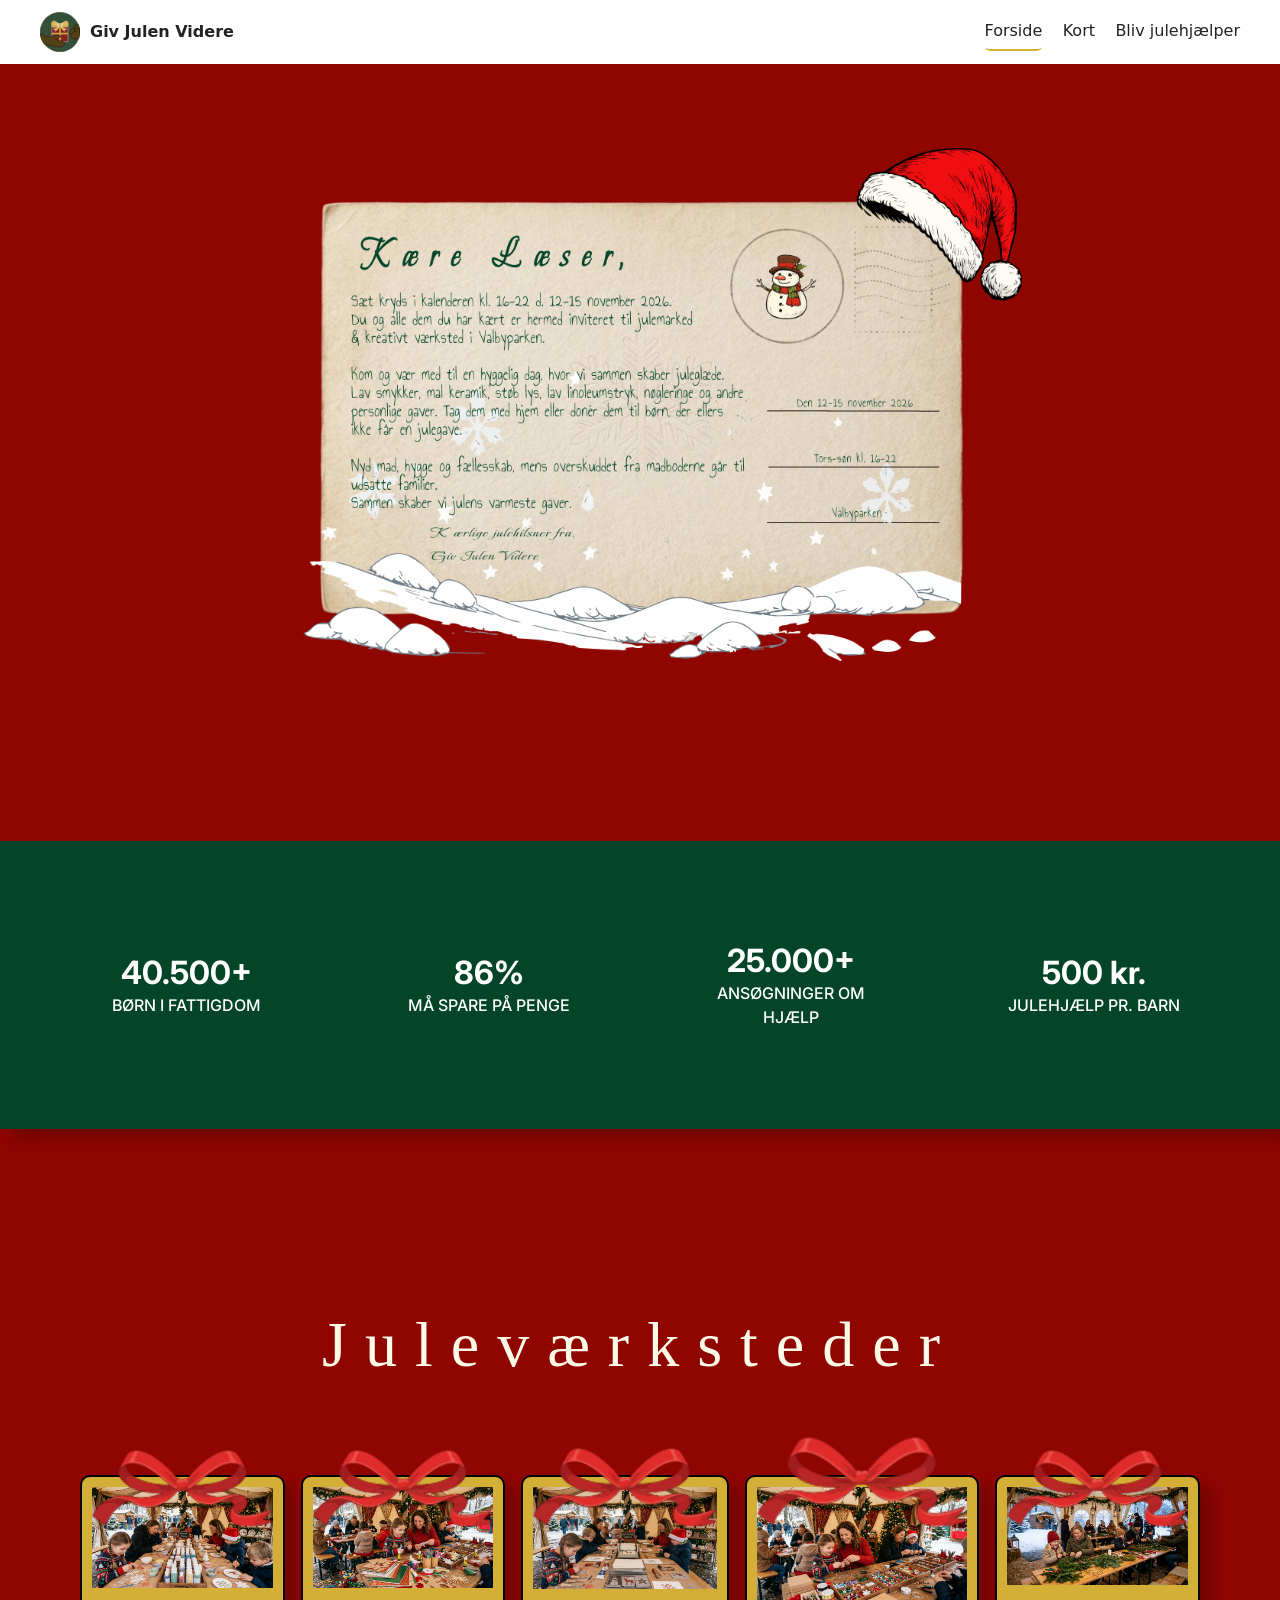
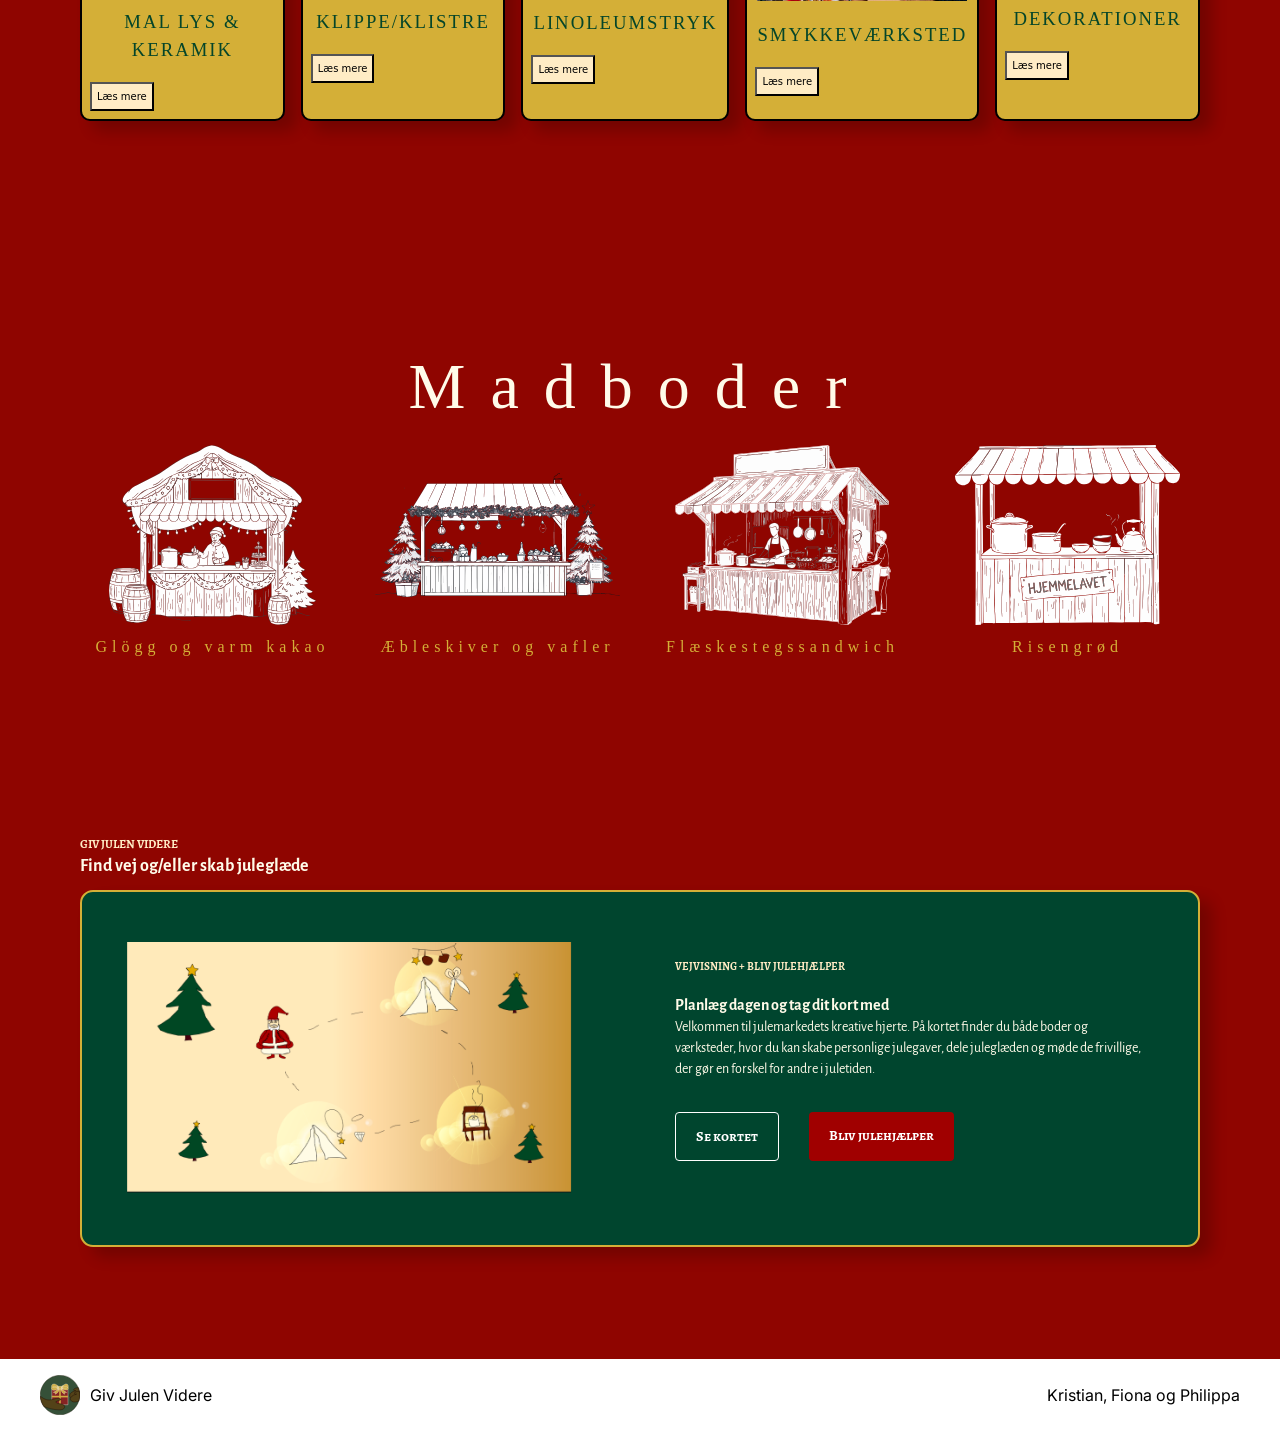
<file: index.html>
<!doctype html>
<html lang="da">
  <head>
    <meta charset="UTF-8" />
    <meta name="viewport" content="width=device-width, initial-scale=1.0" />
    <title>Giv Julen Videre</title>
    <link rel="stylesheet" href="starter.css" />
    <link rel="stylesheet" href="philippa-style.css" />
    <link rel="stylesheet" href="philippa-index.css" />
    <link rel="icon" type="image/png" href="favicon/favicon-96x96.png" sizes="96x96" />
    <link rel="icon" type="image/svg+xml" href="favicon/favicon.svg" />
    <link rel="shortcut icon" href="favicon/favicon.ico" />
    <link rel="apple-touch-icon" sizes="180x180" href="favicon/apple-touch-icon.png" />
    <meta name="apple-mobile-web-app-title" content="MyWebSite" />
    <link rel="manifest" href="/site.webmanifest" />
    <link rel="preconnect" href="https://fonts.googleapis.com" />
    <link rel="preconnect" href="https://fonts.gstatic.com" crossorigin />
    <link rel="preconnect" href="https://fonts.googleapis.com" />
    <link rel="preconnect" href="https://fonts.gstatic.com" crossorigin />
    <link rel="preconnect" href="https://fonts.googleapis.com" />
    <link rel="preconnect" href="https://fonts.gstatic.com" crossorigin />
    <link
      href="https://fonts.googleapis.com/css2?family=Alegreya+SC:ital,wght@0,400;0,500;0,700;0,800;0,900;1,400;1,500;1,700;1,800;1,900&family=Alegreya+Sans:ital,wght@0,100;0,300;0,400;0,500;0,700;0,800;0,900;1,100;1,300;1,400;1,500;1,700;1,800;1,900&display=swap"
      rel="stylesheet"
    />
    <link href="https://fonts.googleapis.com/css2?family=Inter:ital,opsz,wght@0,14..32,100..900;1,14..32,100..900&display=swap" rel="stylesheet" />
  </head>

  <body>
    <header class="site-header">
      <div class="header-content">
        <div class="logo-wrapper"><img class="logo" src="assets/logo.svg" alt="Logo" /><a class="site-logo" href="./">Giv Julen Videre</a></div>
        <nav class="site-nav">
          <button popovertarget="menu">Menu</button>
          <ul class="menu" id="menu" popover>
            <li>
              <a class="menu-item" href="./" aria-current="page">Forside</a>
            </li>
            <li><a class="menu-item" href="./svg.html">Kort</a></li>
            <li><a class="menu-item" href="./form.html">Bliv julehjælper</a></li>
          </ul>
        </nav>
      </div>
    </header>

    <main>
      <img class="invi" src="assets/postkort2.png" alt="Juleinvitation" />

      <section class="banner">
        <div>
          <h1>40.500+</h1>
          <p>BØRN I FATTIGDOM</p>
        </div>
        <div>
          <h1>86%</h1>
          <p>MÅ SPARE PÅ PENGE</p>
        </div>
        <div>
          <h1>25.000+</h1>
          <p>ANSØGNINGER OM HJÆLP</p>
        </div>
        <div>
          <h1>500 kr.</h1>
          <p>JULEHJÆLP PR. BARN</p>
        </div>
      </section>

      <section class="workshops">
        <h2 class="julevarksteder">Juleværksteder</h2>
        <section class="grid_1-1-1-1-1">
          <div class="container">
            <div class="img-container">
              <img src="assets/male_keramik.png" alt="Male keramik" />
              <img class="overlay-image" src="assets/sloejfe.png" alt="Sløjfe" />
            </div>
            <div>
              <h3>MAL LYS & KERAMIK</h3>
            </div>
            <button class="more-btn btn-keramik" popovertarget="keramik">Læs mere</button>
          </div>

          <div class="container">
            <div class="img-container">
              <img src="assets/klippe, klistre.png" alt="Klippe/klistre" />
              <img class="overlay-image" src="assets/sloejfe.png" alt="Sløjfe" />
            </div>
            <div>
              <h3>KLIPPE/KLISTRE</h3>
            </div>
            <button class="more-btn btn-klip" popovertarget="klip">Læs mere</button>
          </div>

          <div class="container">
            <div class="img-container"><img src="assets/Linoleumstryk.png" alt="Linoleumstryk" /><img class="overlay-image" src="assets/sloejfe.png" alt="Sløjfe" /></div>
            <div>
              <h3>LINOLEUMSTRYK</h3>
            </div>
            <button class="more-btn btn-tryk" popovertarget="tryk">Læs mere</button>
          </div>

          <div class="container">
            <div class="img-container"><img src="assets/smykkeværksted.png" alt="Smykkeværksted" /><img class="overlay-image" src="assets/sloejfe.png" alt="Sløjfe" /></div>
            <div>
              <h3>SMYKKEVÆRKSTED</h3>
            </div>
            <button class="more-btn btn-smyk" popovertarget="smyk">Læs mere</button>
          </div>

          <div class="container">
            <div class="img-container"><img src="assets/Adventskranslavning.png" alt="Dekorationer" /><img class="overlay-image" src="assets/sloejfe.png" alt="Sløjfe" /></div>
            <div>
              <h3>DEKORATIONER</h3>
            </div>
            <button class="more-btn btn-dekor" popovertarget="dekor">Læs mere</button>
          </div>
        </section>

        <div class="keramik popover-window" id="keramik" popover>
          <img src="assets/male_keramik.png" alt="Male keramik" />
          <div class="workshop-content flow">
            <h3>Mal lys & keramik</h3>
            <p>Træd indenfor i juleværkstedet, hvor du male keramik og dekorere lys, mens julemusikken spiller.</p>
            <p>Skab en personlig gave til én, du holder af, tag dit kunstværk med hjem som et særligt juleminde, eller vælg at donere det til et menneske, som måske ellers ikke får en julegave i år.</p>
            <p>Du behøver ingen erfaring, kun lysten til at være kreativ og dele lidt af julens magi.</p>
            <p>Hver kop, lysestage eller hvert håndmalede lys bærer en historie om nærvær, omsorg og glæden ved at skabe noget med hjertet.</p>
            <p>For nogle bliver det en hyggelig stund med pensel og farver. For andre kan det blive en uventet gave, der bringer lys og glæde i juletiden.</p>
            <p>Kom og vær med til at sprede lidt julemagi \- til dig selv eller til én, der har brug for en ekstra tanke denne jul.</p>
            <button class="more-btn btn-keramik" popovertarget="keramik">Luk</button>
          </div>
        </div>
        <div class="klip popover-window" id="klip" popover>
          <img src="assets/klippe, klistre.png" alt="Klippe/klistre" />
          <div class="workshop-content flow">
            <h3>Klippe/klistre</h3>
            <p>
              Kom indenfor i vores hyggelige juleværksted og lad dig rive med af julens kreative magi. Her kan du klippe, klistre og skabe smukke julekort, pynt, guirlander og små personlige gaver, mens julemusikken spiller, og duften af jul fylder
              rummet.
            </p>
            <p>Det, du skaber, kan du tage med hjem og gøre til en del af din egen jul. Du kan også vælge at donere dit værk til et menneske, som måske ikke har nogen at fejre med eller ikke får en julegave i år.</p>
            <p>Du behøver hverken være kreativ ekspert eller have prøvet det før. En håndlavet julehilsen eller et stykke julepynt kan bringe glæde, varme og følelsen af at være husket.</p>
            <p>Sammen fylder vi værkstedet med grin, glimmer, papirklip og julehjerter, mens vi spreder lidt ekstra lys i den mørke tid.</p>
            <p>Kom og vær med til at skabe julemagi \- til dig selv eller til én, der trænger til en ekstra varm tanke denne jul.</p>
            <button class="more-btn btn-klip" popovertarget="klip">Luk</button>
          </div>
        </div>

        <div class="tryk popover-window" id="tryk" popover>
          <img src="assets/Linoleumstryk.png" alt="Linoleumstryk" />
          <div class="workshop-content flow">
            <h3>Linoleumstryk</h3>
            <p>Træd indenfor fra vinterkulden og ind i et værksted fyldt med duften af jul, kreative idéer og varm julehygge.</p>
            <p>Du kan vælge at lave en særlig julegave eller hilsen til et menneske, som ellers ikke har så meget at pakke op juleaften. Et håndlavet tryk bærer noget helt særligt med sig: tid, omtanke og varme fra menneske til menneske.</p>
            <p>Hvis dit kunstværk kalder på en plads hjemme hos dig selv, er du naturligvis også velkommen til at tage det med hjem som en personlig julegave eller et minde om en hyggelig stund i værkstedet.</p>
            <p>Du behøver hverken erfaring eller særlige forudsætninger. Kom som du er, lad hænderne arbejde, og vær med til at sprede lidt ekstra julelys i den mørke tid.</p>
            <p>Sammen skaber vi ikke bare smukke tryk, men også små glimt af julens magi, som kan rejse videre og glæde andre.</p>
            <button class="more-btn btn-tryk" popovertarget="tryk">Luk</button>
          </div>
        </div>

        <div class="smyk popover-window" id="smyk" popover>
          <img src="assets/smykkeværksted.png" alt="Smykkeværksted" />
          <div class="workshop-content flow">
            <h3>Smykkeværksted</h3>
            <p>Kom forbi vores hyggelige smykkeværksted på julemarkedet og vær med til at sprede lidt ekstra juleglæde.</p>
            <p>
              Her kan du designe og fremstille et personligt smykke i en afslappet og kreativ atmosfære. Du bestemmer selv, om dit smykke skal blive en særlig julegave til én, der ellers ikke ville modtage en gave i år, eller om du ønsker at tage det
              med hjem til dig selv eller en, du holder af.
            </p>
            <p>Vi tror på, at de små håndlavede ting kan gøre en stor forskel. Hvert smykke bliver skabt med omtanke, og når du vælger at donere dit smykke, er du med til at sende varme tanker og juleglæde videre til et andet menneske.</p>
            <p>Værkstedet er åbent for både børn og voksne, og du behøver ingen erfaring på forhånd. Vi sørger for materialer, inspiration og hjælp undervejs.</p>
            <p>Kom indenfor, mærk julestemningen, vær kreativ og vær med til at gøre en forskel. Vi glæder os til at se dig.</p>
            <button class="more-btn btn-smyk" popovertarget="smyk">Luk</button>
          </div>
        </div>

        <div class="dekor popover-window" id="dekor" popover>
          <img src="assets/Adventskranslavning.png" alt="Dekorationer" />
          <div class="workshop-content flow">
            <h3>Dekorationer</h3>
            <p>Kom i julestemning og vær med til et hyggeligt kreativt værksted, hvor vi sammen binder adventskranse og laver smukke juledekorationer. Her handler det ikke kun om gran, lys og julehygge, men også om at gøre en forskel for andre.</p>
            <p>
              Du kan vælge at tage din egen dekoration med hjem eller donere den som en julegave til et menneske, der ellers ikke har så meget at glæde sig over i juletiden. På den måde bliver din kreativitet til en varm tanke og en håndsrækning til
              én, der har brug for lidt ekstra julelys.
            </p>
            <p>Værkstedet er åbent for alle, uanset erfaring. Vi sørger for materialer, inspiration og en hyggelig atmosfære med plads til fællesskab, nærvær og gode samtaler.</p>
            <p>Tag familie, venner eller naboer med, og vær med til at skabe både smukke dekorationer og små øjeblikke af juleglæde. Sammen kan vi gøre julen lidt varmere for flere.</p>
            <p>Vi glæder os til at se jer til en dag fyldt med kreativitet, fællesskab og velgørenhed.</p>
            <button class="more-btn btn-dekor" popovertarget="dekor">Luk</button>
          </div>
        </div>
      </section>

      <section class="Madboder">
        <h4>Madboder</h4>
        <div class="mad-container">
          <div class="img-mad-container">
            <img class="madbod" src="assets/kakao.svg" alt="Glögg og varm kakao" />
            <h5>Glögg og varm kakao</h5>
          </div>

          <div class="img-mad-container">
            <img class="madbod" src="assets/aeble.svg" alt="Æbleskiver og vafler" />
            <h5>Æbleskiver og vafler</h5>
          </div>

          <div class="img-mad-container">
            <img class="madbod" src="assets/mad.svg" alt="Flæskestegssandwich" />
            <h5>Flæskestegssandwich</h5>
          </div>

          <div class="img-mad-container">
            <img class="madbod" src="assets/ris.svg" alt="Risengrød" />
            <h5>Risengrød</h5>
          </div>
        </div>
      </section>

      <section class="teaser">
        <p>GIV JULEN VIDERE</p>
        <h6>Find vej og/eller skab juleglæde</h6>

        <section class="content">
          <div class="image"><img src="assets/Asset 2.svg" alt="SVG" /></div>
          <div class="text-content">
            <span>VEJVISNING + BLIV JULEHJÆLPER</span>

            <h7>Planlæg dagen og tag dit kort med</h7>

            <p>Velkommen til julemarkedets kreative hjerte. På kortet finder du både boder og værksteder, hvor du kan skabe personlige julegaver, dele juleglæden og møde de frivillige, der gør en forskel for andre i juletiden.</p>

            <div class="buttons">
              <a href="svg.html" class="btn-outline">Se kortet</a>
              <a href="form.html" class="btn-red">Bliv julehjælper</a>
            </div>
          </div>
        </section>
      </section>
    </main>

    <footer class="site-footer">
      <div class="footer-content">
        <div class="logo-wrapper">
          <img class="logo" src="assets/logo.svg" alt="Logo" />
          <p>Giv Julen Videre</p>
        </div>
        <div class="footer-wrapper"><p>Kristian, Fiona og Philippa</p></div>
      </div>
    </footer>
    <!-- <script src="./script.js"></script> -->
  </body>
</html>
</file>
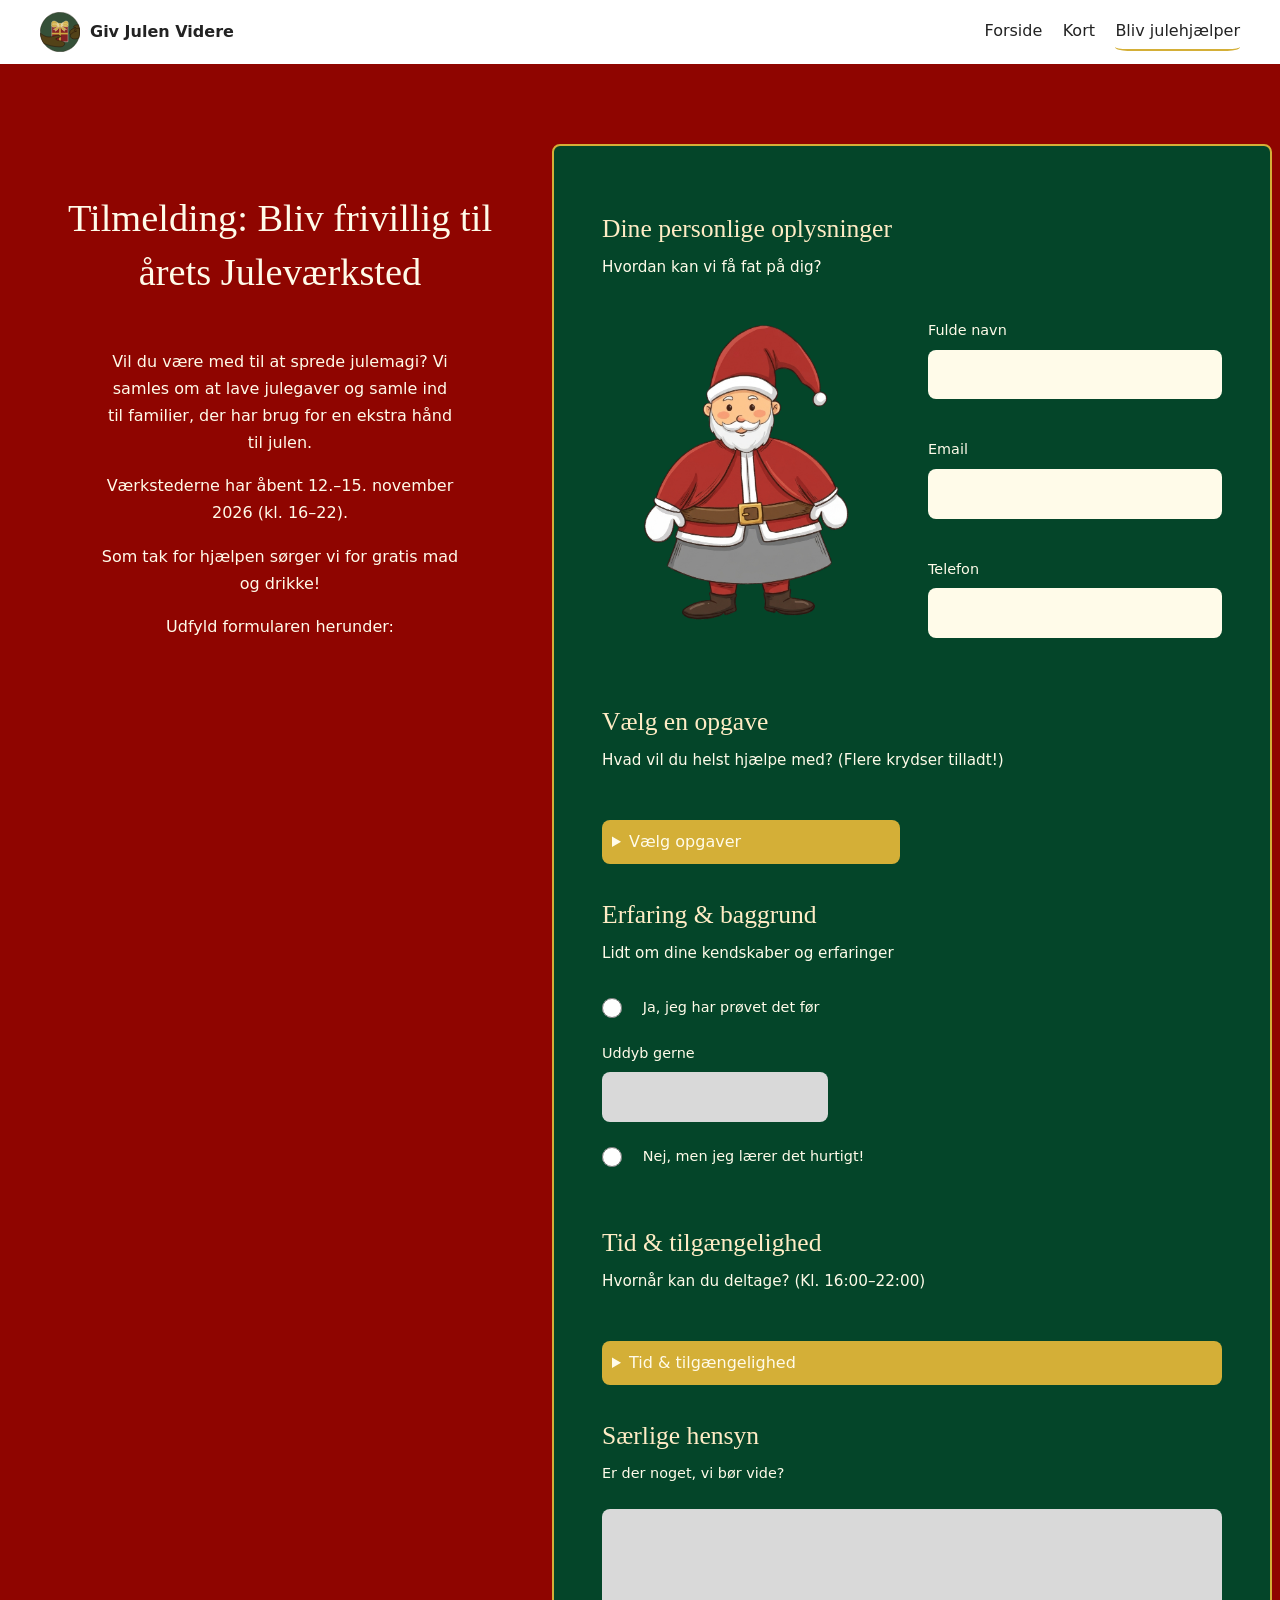
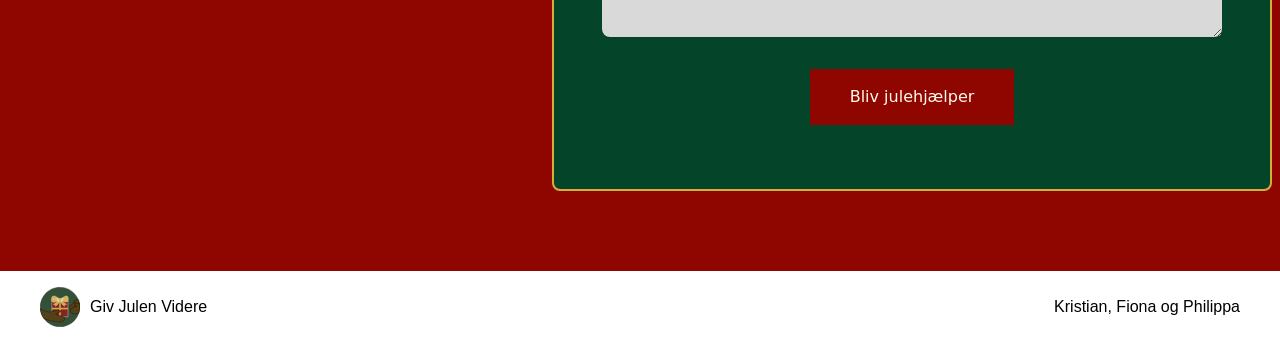
<file: form.html>
<!doctype html>
<html lang="da">
  <head>
    <meta charset="UTF-8" />
    <meta name="viewport" content="width=device-width, initial-scale=1.0" />
    <title>Formular | Eventnavn</title>
    <link rel="stylesheet" href="./starter.css" />
    <link rel="stylesheet" href="./fiona-style.css" />
    <link rel="icon" type="image/png" href="favicon/favicon-96x96.png" sizes="96x96" />
    <link rel="icon" type="image/svg+xml" href="favicon/favicon.svg" />
    <link rel="shortcut icon" href="favicon/favicon.ico" />
    <link rel="apple-touch-icon" sizes="180x180" href="favicon/apple-touch-icon.png" />
  </head>

  <body>
    <header class="site-header">
      <div class="header-content">
        <div class="logo-wrapper">
          <img class="logo" src="./assets/logo.svg" alt="Logo" />
          <a class="site-logo" href="./">Giv Julen Videre</a>
        </div>

        <nav class="site-nav" aria-label="Hovedmenu">
          <button type="button" popovertarget="menu">Menu</button>

          <ul class="menu" id="menu" popover>
            <li><a class="menu-item" href="./">Forside</a></li>
            <li><a class="menu-item" href="./svg.html">Kort</a></li>
            <li><a class="menu-item" href="./form.html" aria-current="page"> Bliv julehjælper </a></li>
          </ul>
        </nav>
      </div>
    </header>

    <main>
      <section class="form-page">
        <header class="form-intro">
          <h1>Tilmelding: Bliv frivillig til årets Juleværksted</h1>

          <p>Vil du være med til at sprede julemagi? Vi samles om at lave julegaver og samle ind til familier, der har brug for en ekstra hånd til julen.</p>
          <p>Værkstederne har åbent 12.–15. november 2026 (kl. 16–22).</p>
          <p>Som tak for hjælpen sørger vi for gratis mad og drikke!</p>
          <p>Udfyld formularen herunder:</p>
        </header>

        <form class="form-placeholder" action="./opsamling.html" method="get">
          <!-- PERSONLIGE OPLYSNINGER -->
          <fieldset>
            <legend class="overskrift-form">Dine personlige oplysninger</legend>

            <p class="underoverskrift-form">Hvordan kan vi få fat på dig?</p>

            <div class="personlige-oplysninger-grid">
              <img src="assets/julemand.png" alt="Julemand" class="julemand" />

              <div class="kontaktfelter">
                <div>
                  <label for="fulde-navn">Fulde navn</label>
                  <input type="text" id="fulde-navn" name="navn" autocomplete="name" required />
                </div>

                <div>
                  <label for="field-email">Email</label>
                  <input type="email" id="field-email" name="email" autocomplete="email" required />
                </div>

                <div>
                  <label for="field-phone">Telefon</label>
                  <input type="tel" id="field-phone" name="telefon" autocomplete="tel" required />
                </div>
              </div>
            </div>
          </fieldset>

          <!-- OPGAVER -->
          <fieldset>
            <legend class="overskrift-form">Vælg en opgave</legend>

            <p class="underoverskrift-form">Hvad vil du helst hjælpe med? (Flere krydser tilladt!)</p>
            <details class="checkbox-dropdown">
              <summary>Vælg opgaver</summary>

              <label for="field-opgave-1">
                <input type="checkbox" id="field-opgave-1" name="opgave" value="male-keramik" />
                Male keramik
              </label>

              <label for="field-opgave-2">
                <input type="checkbox" id="field-opgave-2" name="opgave" value="linoleumstryk" />
                Linoleumstryk
              </label>

              <label for="field-opgave-3">
                <input type="checkbox" id="field-opgave-3" name="opgave" value="julemand" />
                Julemand
              </label>

              <label for="field-opgave-4">
                <input type="checkbox" id="field-opgave-4" name="opgave" value="lave-smykker" />
                Lave smykker
              </label>

              <label for="field-opgave-5">
                <input type="checkbox" id="field-opgave-5" name="opgave" value="madboder" />
                Madboder
              </label>

              <label for="field-opgave-6">
                <input type="checkbox" id="field-opgave-6" name="opgave" value="lave-julekranse" />
                Lave julekranse
              </label>

              <label for="field-opgave-7">
                <input type="checkbox" id="field-opgave-7" name="opgave" value="klippe-klistre" />
                Klippe-klistre
              </label>

              <label for="field-opgave-8">
                <input type="checkbox" id="field-opgave-8" name="opgave" value="hvor-der-er-brug-for-det" />
                Hvor der er mest brug for det!
              </label>
            </details>
          </fieldset>

          <!-- ERFARING -->
          <fieldset>
            <legend class="overskrift-form">Erfaring & baggrund</legend>

            <p class="underoverskrift-form">Lidt om dine kendskaber og erfaringer</p>

            <label for="field-kendskaber-1">
              <input type="radio" id="field-kendskaber-1" name="kendskaber" value="ja" />
              Ja, jeg har prøvet det før
            </label>

            <div>
              <label for="field-uddyb">Uddyb gerne</label>
              <input type="text" id="field-uddyb" name="uddyb" />
            </div>

            <label for="field-kendskaber-2">
              <input type="radio" id="field-kendskaber-2" name="kendskaber" value="nej" />
              Nej, men jeg lærer det hurtigt!
            </label>
          </fieldset>

          <!-- TID OG TILGÆNGELIGHED -->
          <fieldset>
            <legend class="overskrift-form">Tid & tilgængelighed</legend>

            <p class="underoverskrift-form">Hvornår kan du deltage? (Kl. 16:00–22:00)</p>
            <details class="checkbox-dropdown">
              <summary>Tid & tilgængelighed</summary>

              <label for="field-tidspunkt-1">
                <input type="checkbox" id="field-tidspunkt-1" name="tidspunkt" value="torsdag-12" />
                Tors. d. 12. nov.
              </label>

              <label for="field-tidspunkt-2">
                <input type="checkbox" id="field-tidspunkt-2" name="tidspunkt" value="fredag-13" />
                Fre. d. 13. nov.
              </label>

              <label for="field-tidspunkt-3">
                <input type="checkbox" id="field-tidspunkt-3" name="tidspunkt" value="lordag-14" />
                Lør. d. 14. nov.
              </label>

              <label for="field-tidspunkt-4">
                <input type="checkbox" id="field-tidspunkt-4" name="tidspunkt" value="sondag-15" />
                Søn. d. 15. nov.
              </label>

              <label for="field-tidspunkt-5">
                <input type="checkbox" id="field-tidspunkt-5" name="tidspunkt" value="alle-dage" />
                Alle dage!
              </label>
            </details>
          </fieldset>

          <!-- SÆRLIGE HENSYN -->
          <fieldset>
            <legend class="overskrift-form">Særlige hensyn</legend>

            <label for="field-saerlige-hensyn"> Er der noget, vi bør vide? </label>

            <textarea id="field-saerlige-hensyn" name="saerlige-hensyn" rows="4"></textarea>
          </fieldset>

          <!-- SEND FORMULAR -->
          <button type="submit">Bliv julehjælper</button>
        </form>
      </section>
    </main>

    <footer class="site-footer">
      <div class="footer-content">
        <div class="logo-wrapper">
          <img class="logo" src="assets/logo.svg" alt="Logo" />
          <p>Giv Julen Videre</p>
        </div>
        <div class="footer-wrapper"><p>Kristian, Fiona og Philippa</p></div>
      </div>
    </footer>

    <script src="./fiona-script.js"></script>
  </body>
</html>
</file>
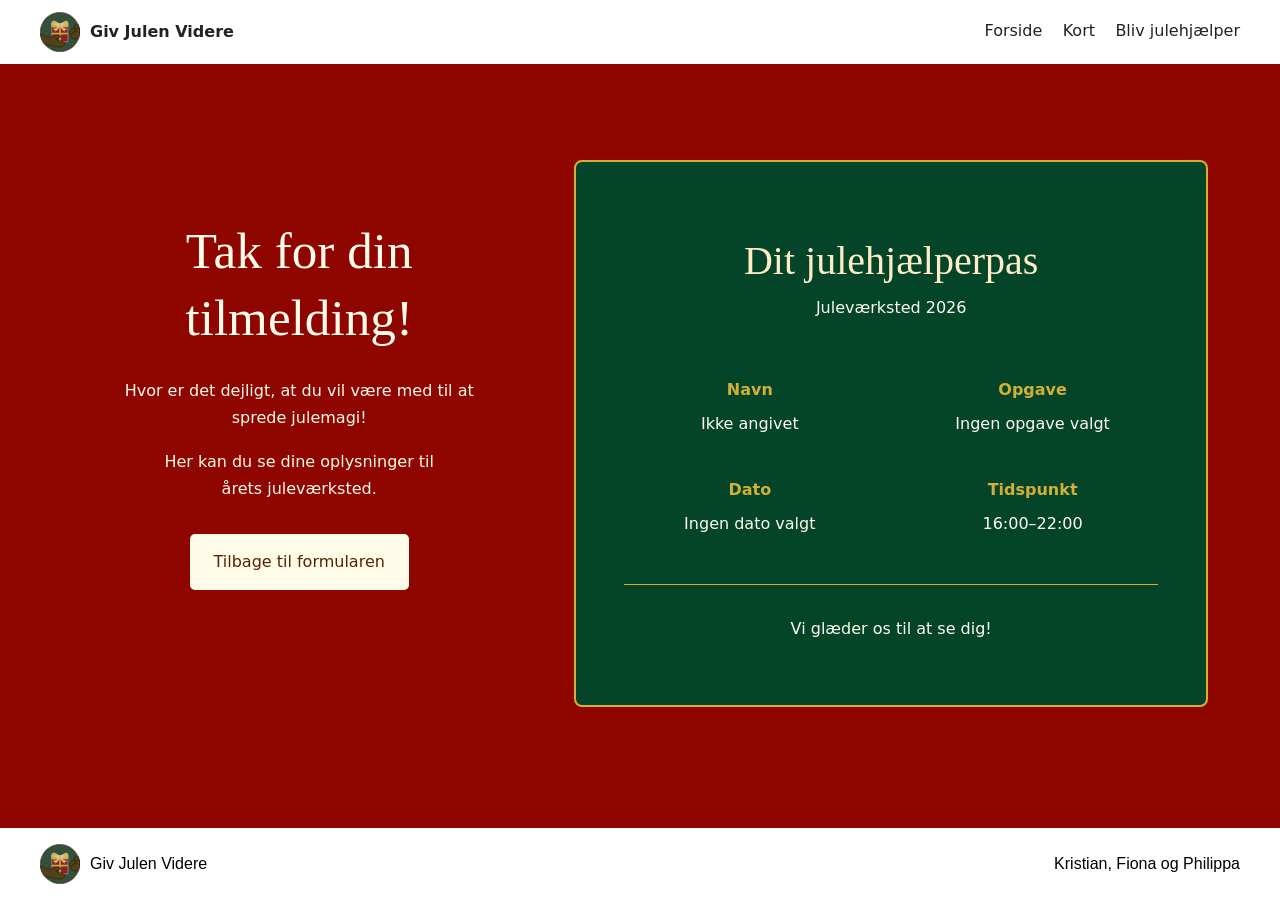
<file: opsamling.html>
<!doctype html>
<html lang="da">
  <head>
    <meta charset="UTF-8" />
    <meta name="viewport" content="width=device-width, initial-scale=1.0" />

    <title>Opsamling | Giv Julen Videre</title>

    <link rel="stylesheet" href="./starter.css" />
    <link rel="stylesheet" href="./fiona-style.css" />
    <link rel="icon" type="image/png" href="favicon/favicon-96x96.png" sizes="96x96" />
    <link rel="icon" type="image/svg+xml" href="favicon/favicon.svg" />
    <link rel="shortcut icon" href="favicon/favicon.ico" />
    <link rel="apple-touch-icon" sizes="180x180" href="favicon/apple-touch-icon.png" />
  </head>

  <body>
    <!-- HEADER -->

    <header class="site-header">
      <div class="header-content">
        <div class="logo-wrapper">
          <img class="logo" src="./assets/logo.svg" alt="Logo" />
          <a class="site-logo" href="./">Giv Julen Videre</a>
        </div>

        <nav class="site-nav">
          <button popovertarget="menu">Menu</button>
          <ul class="menu" id="menu" popover>
            <li>
              <a class="menu-item" href="./">Forside</a>
            </li>
            <li>
              <a class="menu-item" href="./svg.html">Kort</a>
            </li>
            <li>
              <a class="menu-item" href="./form.html">Bliv julehjælper</a>
            </li>
          </ul>
        </nav>
      </div>
    </header>

    <!-- HOVEDINDHOLD -->
    <main>
      <section class="opsamling-page">
        <!-- VENSTRE SIDE -->
        <div class="opsamling-intro">
          <h1>Tak for din tilmelding!</h1>

          <p>Hvor er det dejligt, at du vil være med til at sprede julemagi!</p>

          <p>Her kan du se dine oplysninger til årets juleværksted.</p>

          <div class="actions">
            <a class="formularbutton" href="./form.html"> Tilbage til formularen </a>
          </div>
        </div>

        <!-- HØJRE SIDE: JULEHJÆLPERPAS -->
        <article class="opsamling-placeholder">
          <!-- NISSEHUE -->
          <!-- <img src="./assets/nissehue.svg" alt="" class="opsamling-nissehue" /> -->

          <h2>Dit julehjælperpas</h2>

          <p>Juleværksted 2026</p>

          <!-- BRUGERENS OPLYSNINGER -->
          <div class="pas-info">
            <div>
              <h3>Navn</h3>
              <p id="vis-navn">Dit navn</p>
            </div>

            <div>
              <h3>Opgave</h3>
              <p id="vis-opgave">Din valgte opgave</p>
            </div>

            <div>
              <h3>Dato</h3>
              <p id="vis-dato">Din valgte dato</p>
            </div>

            <div>
              <h3>Tidspunkt</h3>
              <p>16:00–22:00</p>
            </div>
          </div>

          <!-- AFSLUTTENDE BESKED -->
          <p class="pas-besked">Vi glæder os til at se dig!</p>
        </article>
      </section>
    </main>

    <!-- FOOTER -->
    <footer class="site-footer">
      <div class="footer-content">
        <div class="logo-wrapper">
          <img class="logo" src="assets/logo.svg" alt="Logo" />
          <p>Giv Julen Videre</p>
        </div>
        <div class="footer-wrapper"><p>Kristian, Fiona og Philippa</p></div>
      </div>
    </footer>

    <script src="./fiona-script.js"></script>
  </body>
</html>
</file>
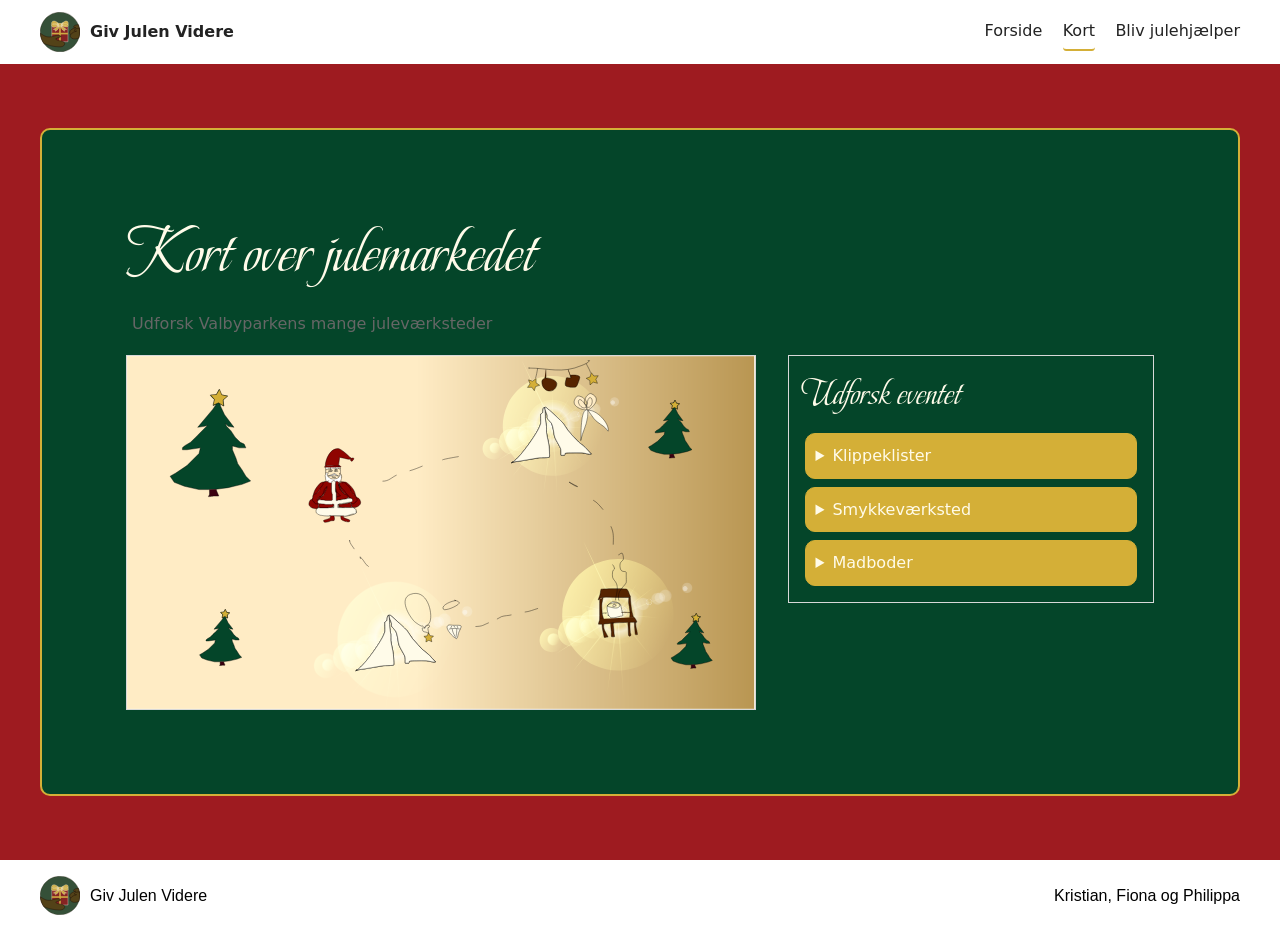
<file: svg.html>
<!doctype html>
<html lang="da">

<head>
  <link rel="preconnect" href="https://fonts.googleapis.com">
  <link rel="preconnect" href="https://fonts.gstatic.com" crossorigin>
  <link href="https://fonts.googleapis.com/css2?family=Annie+Use+Your+Telescope&family=Beau+Rivage&display=swap"
    rel="stylesheet">
  <meta charset="UTF-8" />
  <meta name="viewport" content="width=device-width, initial-scale=1.0" />
  <title>Interaktiv SVG | Eventnavn</title>
  <link rel="stylesheet" href="./starter.css" />
  <link rel="stylesheet" href="./kristian-style.css" />
    <link rel="icon" type="image/png" href="favicon/favicon-96x96.png" sizes="96x96" />
    <link rel="icon" type="image/svg+xml" href="favicon/favicon.svg" />
    <link rel="shortcut icon" href="favicon/favicon.ico" />
    <link rel="apple-touch-icon" sizes="180x180" href="favicon/apple-touch-icon.png" />
</head>

<body>

<header class="site-header">
  <div class="header-content">
    <div class="logo-wrapper">
      <img class="logo" src="./assets/logo.svg" alt="Logo" />
      <a class="site-logo" href="./">Giv Julen Videre</a>
    </div>

    <nav class="site-nav">
      <button popovertarget="menu">Menu</button>
      <ul class="menu" id="menu" popover>
        <li>
          <a class="menu-item" href="./">Forside</a>
        </li>
        <li>
          <a class="menu-item" href="./svg.html" aria-current="page">Kort</a>
        </li>
        <li>
          <a class="menu-item" href="./form.html">Bliv julehjælper</a>
        </li>
      </ul>
    </nav>
  </div>
</header>


  <main>
    <div class="samletkort">
      <section class="svg-page">
        <header class="svg-intro">
          <h1 class="kortoverskrift">Kort over julemarkedet</h1>
          <p class="rubrik">Udforsk Valbyparkens mange juleværksteder</p>
        </header>

        <section class="svg-layout">
          <div class="svg-placeholder">

            <svg class="julekort" viewBox="0 0 1600 900" aria-hidden="true">
              <use class="baggrund" href="./julekort2.svg#baggrund"></use>
              <use class="nisse" href="./julekort2.svg#nisse"></use>
            </svg>

          </div>


          <article class="panel">
            <h2 class="udforsk">Udforsk eventet</h2>
            <div class="accordion">
              <!-- TODO: Lav om til details/summary -->
              <details class="accordion-item" id="punkt1" name="steder" data-position="punkt1">
                <summary>Klippeklister</summary>
                <p>Her kan du lave klippeklister til alle julens gaver, måske til din familie eller andre du holder af!
                  Det er kun fantasien, der sætter grænser</p>
              </details>
              <details class="accordion-item" id="punkt2" name="steder" data-position="punkt2">
                <summary>Smykkeværksted</summary>
                <p>I smykkeværkstedet kan du lave flotte og skinnende ting, som helt sikkert får mere charme, end hvis
                  du blot havde købt dem i butikken. Det er tanken der tæller!</p>
              </details>
              <details class="accordion-item" id="punkt3" name="steder" data-position="punkt3">
                <summary>Madboder</summary>
                <p>Kom forbi madboderne, når sulten melder sig! Om du er til æbleskiver, småkager eller glohed glögg, så
                  er
                  du dækket ind!</p>
              </details>
            </div>
          </article>
        </section>
    </div>
  </main>

    <footer class="site-footer">
      <div class="footer-content">
        <div class="logo-wrapper">
          <img class="logo" src="assets/logo.svg" alt="Logo" />
          <p>Giv Julen Videre</p>
        </div>
        <div class="footer-wrapper"><p>Kristian, Fiona og Philippa</p></div>
      </div>
    </footer>
  <script src="./kristian-script.js"></script>
</body>

</html>
</file>
<file: starter.css>
*,
::before,
::after {
  box-sizing: border-box;
  margin: 0;
  padding: 0;
}

html {
  interpolate-size: allow-keywords;
  font-family: system-ui, sans-serif;
  line-height: 1.5;
  -webkit-font-smoothing: antialiased;
}

h1,
h2 {
  line-height: 1.25;
}

p,
li {
  text-wrap: pretty;
}

img,
svg {
  display: block;
  width: 100%;
  height: auto;
}

label {
  display: block;
}

input,
button,
textarea,
select {
  font: inherit;
  color: inherit;
  background-color: transparent;
  font-size: max(1em, 16px);
  padding: 0;
  margin: 0;
}

input:where([type="checkbox"], [type="radio"]) {
  width: 1em;
  height: 1em;
}

textarea {
  resize: none;
  min-height: 4lh;
}

legend {
  padding: 0;
}

select,
::picker(select) {
  appearance: base-select;
}

[popover] {
  margin: 0;
  padding: 0;
  border: none;
  background: transparent;
}

dialog {
  overscroll-behavior: none;

  &::backdrop {
    overflow: hidden;
    overscroll-behavior: contain;
  }
}

.visually-hidden {
  position: absolute;
  width: 1px;
  height: 1px;
  overflow: hidden;
  white-space: nowrap;
  clip-path: inset(100%);
}

/* Fælles design: Header */

.logo-wrapper {
  display: flex;
  align-items: center;
  gap: 10px;
}

.logo-wrapper .logo {
  width: 40px;
  height: 40px;
  object-fit: contain;
}

.logo-wrapper .site-logo {
  font-weight: 700;
  text-decoration: none;
  white-space: nowrap;
}
.site-header,
.site-footer {
  grid-column: 1 / -1;

  display: grid;
  grid-template-columns: inherit;
  background: var(--color-surface);
}

.header-content,
.footer-content {
  grid-column: 2;
}
.header-content {
  min-height: 4rem;
  display: flex;
  justify-content: space-between;
  align-items: center;
  gap: var(--space-1);
}
.site-logo {
  color: inherit;
  font-weight: 700;
  text-decoration: none;
}

.footer-content {
  padding-block: var(--space-1);
  display: flex;
  flex-wrap: wrap;
  justify-content: space-between;
  gap: var(--space-1);
  color: var(--color-muted);
  max-width: 1200px;
  width: 100%;
  margin-inline: auto;
}
.footer-content p {
  font-family: "Inter", sans-serif;
  font-size: 1rem;
  font-weight: 400;
  color: #222;
  margin: 0;
}
.footer-wrapper {
  display: flex;
  align-items: center;
}

.footer-content p {
  color: black;
}
.site-nav button {
  background: #044529;
  color: white;
  padding: 5px;
  border-radius: 10%;
  cursor: pointer;
  position: relative;
}
.menu:popover-open {
  transition-duration: 0.1s;
}
.menu-item {
  text-decoration: none;
  display: grid;
  padding: 2px;
  border-radius: 10%;
  color: white;
}

.menu-item:hover {
  background: #044529;
  color: white;
  padding: 5px;
  border: solid #d4af37;
}
.menu {
  margin: 0;
  padding: var(--space-1);
  list-style: none;
  /* background: var(--color-surface); */
  border: 1px solid var(--color-border);
  gap: 10px;
  box-shadow: 1px;
  border-radius: 10%;
  background: #ffecc5;
  position-area: bottom span-left;
  min-width: anchor-size(1px);
  transform-origin: top right;
  transition-duration: 0s;
  /* @media (width > 600px) {
    display: flex;
    gap: var(--space-1);
    padding: 0;
    border: none;
    background: none;
    position: static;
  } */
}
@media (width > 600px) {
  .site-nav button {
    display: none;
  }
  .menu {
    all: unset;
    display: flex;
    gap: 2ch;
    list-style: none;
    /* Nulstil først, og byg derefter den vandrette liste */
  }
  .menu-item {
    padding: 0px;
    color: black;
  }
}
.menu a {
  display: block;
  padding: 0.4rem 0;
  color: inherit;
  text-decoration: none;
  border-bottom: 2px solid #0000;
}
.menu a[aria-current="page"] {
  border-bottom-color: #d4af37;
  /* border-bottom-color: var(--color-border); */
}
</file>
<file: philippa-style.css>
/* Variabler */
html {
  --color-page: #f7f7f7;
  --color-surface: #fff;
  --color-text: #222;
  --color-muted: #666;
  --color-border: #d8d8d8;
  --space-05: 0.5rem;
  --space-1: 1rem;
  --space-2: 2rem;
  --space-3: 3rem;
  --section-padding: 100px;

  background: var(--color-page);
  color: var(--color-text);
}

/* Globalt layout */
body {
  margin: 0;
  min-height: 100svh;
  display: grid;
  grid-template-rows: auto 1fr auto;
  grid-template-columns: minmax(1rem, 1fr) minmax(0, 75rem) minmax(1rem, 1fr);
}

h1,
h2,
h3,
h4,
p {
  margin: 0;
  color: white;
}

main {
  display: grid;
  grid-template-columns: inherit;
  grid-column: 1 / -1;
  align-content: start;
}

main > * {
  grid-column: 2;
  padding-block: var(--space-3);
}

.svg-page {
  display: grid;
  gap: var(--space-2);
}

.svg-intro {
  display: grid;
  gap: var(--space-1);
  max-width: 60ch;
}

.svg-intro p {
  color: var(--color-muted);
}

.svg-layout {
  display: grid;
  gap: var(--space-2);
  align-items: start;
  @media (width > 800px) {
    grid-template-columns: 1fr min(40%, 36ch);
  }
}

.form-page {
  display: grid;
  gap: var(--space-2);
  @media (width > 600px) {
    grid-template-columns: min(40%, 50ch) 1fr;
  }
}

.form-intro {
  display: grid;
  gap: var(--space-1);
  align-content: start;
  max-width: 60ch;
}

.form-intro p {
  color: var(--color-muted);
}

.opsamling-page {
  display: grid;
  gap: var(--space-2);
  align-items: start;

  @media (width > 800px) {
    grid-template-columns: minmax(0, 44ch) minmax(20rem, 1fr);
  }
}

.opsamling-intro {
  display: grid;
  gap: var(--space-1);
  max-width: 60ch;
}

.opsamling-intro p {
  color: var(--color-muted);
}

.error-page {
  display: grid;
  gap: var(--space-1);
  max-width: 60ch;
}

.error-page p {
  color: var(--color-muted);
}

/* Header og footer */

/* Navigation */
[popover] {
  margin: 0;
  padding: 0;
  border: none;
  background: transparent;
}

.site-nav button {
  padding: 0.4rem 0.7rem;
  border: 1px solid var(--color-border);
  background: var(--color-surface);
  @media (width > 600px) {
    display: none;
  }
}

/* Redigeret / Tilføjet */

/* Flader */
.panel,
.svg-placeholder,
.form-placeholder,
.opsamling-placeholder {
  background: var(--color-surface);
  border: 1px solid var(--color-border);
}

.panel {
  padding: var(--space-1);
  display: grid;
  gap: var(--space-1);
}

.svg-placeholder,
.opsamling-placeholder {
  min-height: -webkit-fill-available;
  min-height: stretch;
}

.form-placeholder {
  min-height: -webkit-fill-available;
  min-height: stretch;
  padding: var(--space-1);
}

/* Details */
.accordion {
  display: grid;
  gap: var(--space-05);
}

.accordion-item {
  border: 1px solid var(--color-border);
  background: var(--color-surface);
}

.accordion-item p {
  padding: 0 var(--space-1) var(--space-1);
  color: var(--color-muted);
}

/* Knap/link */
.button {
  justify-self: start;
  display: inline-block;
  padding: 0.5rem 0.8rem;
  border: 1px solid var(--color-border);
  background: var(--color-surface);
  color: inherit;
  text-decoration: none;
}

@media (max-width: 600px) {
  .site-nav button {
    background: #044529;
    color: white;
    padding: 5px;
    border-radius: 10%;
    cursor: pointer;
    position: relative;
  }

  .site-nav .menu:not(:popover-open) {
    display: none;
  }

  .site-nav .menu:popover-open {
    position: fixed;
    inset: auto;
    /* top: 4rem; */
    /* right: 1rem; */
    left: auto;
    margin: 0;
    background: #ffecc5;
    border-radius: 8px;
    padding: 1rem;
  }

  .site-nav .menu-item {
    color: #222;
  }
}
</file>
<file: philippa-index.css>
/* Forside */

main {
  padding: 4rem;
  background-color: #8f0500;
}

/* Hero-section */
.invi {
  width: 70%;
  position: relative;
  justify-content: center;
  align-items: center;
  place-items: center;
  justify-self: center;
  padding-top: 20px;
  padding-bottom: 90px;
  margin-bottom: 90px;
  @media (width<600px) {
    width: 100%;
  }
}

/* Banner */
h1 {
  font-family: "Inter", sans-serif;
  font-optical-sizing: auto;
  font-weight: 700;
  font-style: bold;
  font-size: clamp(2rem, 2vw, 3rem);
}

p {
  font-family: "Inter", sans-serif;
  font-optical-sizing: auto;
  font-weight: 500;
  font-style: normal;
  font-size: clamp(1rem, 1vw, 1rem);
}

.banner {
  padding: var(--section-padding);
  justify-content: center;
  gap: 130px;
  background-color: #044529;
  width: 100vw;
  position: relative;
  left: 50%;
  right: 50%;
  margin-left: -50vw;
  margin-right: -50vw;
  /* height: 300px !important; */
  display: grid;
  grid-template-columns: 1fr 1fr;
  align-items: center;
  box-shadow: 12px 10px 15px rgba(0, 0, 0, 0.2);
  p,
  h1 {
    margin: 0;
    text-align: center;
  }
  @media (width>600px) {
    grid-template-columns: repeat(4, 1fr);
  }
}

/* Workshops */
h2 {
  font-family: "Beau Rivage", cursive;
  font-weight: 400;
  font-style: normal;
  color: #fffbe9;
  text-align: center;
  padding-top: 8rem;
  font-size: clamp(2rem, 5vw, 4rem);
  letter-spacing: 18px;
}

.julevarksteder {
  @media (width<600px) {
    max-width: 50px;
    letter-spacing: 1px;
  }
}

h3 {
  font-family: "Annie Use Your Telescope", cursive;
  font-weight: 400;
  font-style: normal;
  color: #044529;
  letter-spacing: 2px;
}

main img {
  width: 100%;
  object-fit: cover;
  padding: 10px;
}

.btn-keramik,
.btn-klip,
.btn-tryk,
.btn-smyk,
.btn-dekor {
  background-color: #ffecc5;
  color: black;
  margin: 0.5rem;
}

.img-container {
  width: 100%;
}

.grid_1-1-1-1-1 {
  display: grid;
  grid-template-columns: 1fr 1fr 1fr 1fr 1fr;
  gap: 1rem;
  @media (width<600px) {
    grid-template-columns: 1fr;
    margin-top: 10%;
  }
}

.container {
  position: relative;
  width: 100%;
  border: 2px solid black;
  background-color: #d4af37;
  border-radius: 10px;
  box-shadow: 12px 10px 15px rgba(0, 0, 0, 0.2);

  .overlay-image {
    width: 100%;
    position: absolute;
    bottom: 75%;
  }
}

.container h3 {
  text-align: center;
  width: 100%;
}

.workshops h3 {
  text-align: center;
  padding: 10px;
}

.popover-window {
  max-width: 1000px;
  margin: auto;
  background-color: #00452e;
  padding: 2rem;
  overflow-y: auto;
  border: solid #d4af37;
}

.popover-window {
  max-height: 100%;
  overflow-y: scroll;
}

.popover-window h3 {
  font-family: "Annie Use Your Telescope", cursive;
  font-weight: 400;
  font-style: normal;
  color: #d4af37;
  letter-spacing: 2px;
  font-size: 32px;
}
.popover-window p {
  font-family: "Alegreya Sans", sans-serif;
  font-weight: 400;
  font-style: normal;
  color: #fffbe9;
  letter-spacing: 2px;
  margin: 20px;
}

.popover-window img {
  padding-left: 80px;
  padding-right: 80px;
}

.popover-window::backdrop {
  background: rgb(0 0 0 /70%);
}

.more-btn {
  padding: 5px;
  font-size: max(0.5em, 10px);
}

/* Madboder */
h4 {
  font-family: "Beau Rivage", cursive;
  font-weight: 400;
  font-style: normal;
  color: #fffbe9;
  text-align: center;
  padding-top: 2rem;
  font-size: clamp(2rem, 5vw, 4rem);
  letter-spacing: 25px;
}

h5 {
  font-family: "Annie Use Your Telescope", cursive;
  font-weight: 400;
  font-style: normal;
  font-size: 16px;
  color: #d4af37;
  text-align: center;
  letter-spacing: 5px;
  padding-bottom: 40px;
  margin-bottom: 40px;
}

.mad-container {
  display: grid !important;
  grid-template-columns: repeat(4, 1fr);
  gap: 20px;
  width: 100%;
  @media (width<600px) {
    grid-template-columns: 1fr 1fr;
  }
}

.img-mad-container {
  display: flex;
  flex-direction: column;
  min-width: 0;
  align-items: center;
}
.img-mad-container img {
  width: 100%;
  height: 200px;
  object-fit: contain;
}

.container {
  max-width: 1200px;
  margin: 90px auto;
}

/* SVG-teaser */
h6 {
  font-family: "Alegreya Sans", sans-serif;
  font-weight: 700;
  font-style: normal;
  font-size: 18px;
  color: #fffbe9;
  padding-bottom: 10px;
}

.teaser p {
  font-family: "Alegreya SC", serif;
  font-weight: 700;
  font-style: normal;
  color: #ffecc5;
  font-size: 12px;
}
.content {
  background-color: #00452e;
  border-radius: 13px;
  padding: 40px 35px;
  border: 2px solid #d4af37;
  box-shadow: 12px 10px 15px rgba(0, 0, 0, 0.2);

  display: flex;
  align-items: center;
  gap: 60px;
}

.image {
  flex: 1;
  img {
    width: 100%;
    display: block;
    object-fit: cover;
  }
}

.text-content span {
  font-size: 11px;
  font-weight: bold;
  display: block;
  margin-bottom: 17px;
}

.text-content {
  flex: 1;
  font-size: 16px;
  margin-bottom: 16px;
  padding-left: 30px;
  padding-right: 20px;
  align-items: center;
  p {
    font-size: 14px;
    line-height: 1.5;
    margin-bottom: 32px;
    font-family: "Alegreya Sans", sans-serif;
    font-weight: 400;
    font-style: normal;
    color: #fffbe9;
  }
  h7 {
    font-family: "Alegreya Sans", sans-serif;
    font-weight: 700;
    font-style: normal;
    color: #fffbe9;
  }
}

.buttons {
  display: flex;
  gap: 30px;
}

.buttons a {
  text-decoration: none;
  color: white;
  padding: 13px 20px;
  border-radius: 4px;
  font-size: 14px;
  font-family: "Alegreya SC", serif;
  font-weight: 700;
  font-style: normal;
}

.btn-outline {
  border: 1px solid white;
}

.btn-red {
  background-color: #a00000;
}

.buttons a:hover {
  opacity: 0.8;
}

span {
  font-family: "Alegreya SC", serif;
  font-weight: 700;
  font-style: normal;
  color: #ffecc5;
}

.eventkort {
  max-width: 160px;
  position: absolute;
  bottom: -267%;
  left: 40.5%;
}

@media (max-width: 600px) {
  main {
    padding: 1rem;
  }

  .content {
    flex-direction: column;
    gap: 1.5rem;
    padding: 1.5rem;
  }

  .image,
  .text-content {
    width: 100%;
    min-width: 0;
  }

  .text-content {
    padding: 0;
  }

  .buttons {
    flex-wrap: wrap;
    gap: 0.75rem;
  }

  .buttons a {
    padding: 0.75rem 1rem;
  }

  .invi {
    width: 100%;
  }
}

@media (max-width: 600px) {
  html,
  body {
    width: 100%;
    max-width: 100%;
    overflow-x: clip;
  }
}
</file>
<file: fiona-style.css>
/* Variabler */
html {
  --color-page: #8f0500;
  --color-surface: #fff;
  --color-text: #222;
  --color-muted: #666;
  --color-border: #8f0500;
  --space-05: 0.5rem;
  --space-1: 1rem;
  --space-2: 2rem;
  --space-3: 3rem;

  background: var(--color-page);
  color: var(--color-text);
}

/* Globalt layout */
body {
  margin: 0;
  min-height: 100svh;
  display: grid;
  grid-template-rows: auto 1fr auto;
  grid-template-columns: minmax(1rem, 1fr) minmax(0, 75rem) minmax(1rem, 1fr);
  background-color: #8f0500;
}

h1,
h2,
h3 {
  margin: 0;
  padding: 10px;
}

main {
  display: grid;
  grid-template-columns: inherit;
  grid-column: 1 / -1;
  align-content: start;
}

main > * {
  grid-column: 2;
  padding-block: var(--space-3);
}

.svg-page {
  display: grid;
  gap: var(--space-2);
}

.svg-intro {
  display: grid;
  gap: var(--space-1);
  max-width: 60ch;
}

.svg-intro p {
  color: var(--color-muted);
}

.svg-layout {
  display: grid;
  gap: var(--space-2);
  align-items: start;
  @media (width > 800px) {
    grid-template-columns: 1fr min(40%, 36ch);
  }
}

.form-page {
  display: grid;
  gap: var(--space-2);
  @media (width > 600px) {
    grid-template-columns: min(40%, 50ch) 1fr;
  }
}

.form-intro {
  display: grid;
  gap: var(--space-1);
  align-content: start;
  max-width: 60ch;
}

.form-intro p {
  color: var(--color-muted);
}

.error-page {
  display: grid;
  gap: var(--space-1);
  max-width: 60ch;
}

.error-page p {
  color: var(--color-muted);
}

/* Header og footer */

/* Navigation */

/* Flader */
.panel,
.svg-placeholder,
.form-placeholder,
.opsamling-placeholder {
  background: #044529;
  border: 3px solid #d4af37;
}

.panel {
  padding: var(--space-1);
  display: grid;
  gap: var(--space-1);
}

.svg-placeholder,
.opsamling-placeholder {
  min-height: -webkit-fill-available;
  min-height: stretch;
}

.form-placeholder {
  min-height: -webkit-fill-available;
  min-height: stretch;
  padding: var(--space-1);
}

/* Details */
.accordion {
  display: grid;
  gap: var(--space-05);
}

.accordion-item {
  border: 1px solid var(--color-border);
  background: var(--color-surface);
}

.accordion-item p {
  padding: 0 var(--space-1) var(--space-1);
  color: var(--color-muted);
}

/* Knap/link */
.button {
  justify-self: start;
  display: inline-block;
  padding: 0.5rem 0.8rem;
  border: 1px solid var(--color-border);
  background: #ffecc5;
  color: inherit;
  text-decoration: none;
}

/* HERUNDER ER MIN EGEN CSS-TILFØJELSER */
.samletinfo {
  display: grid;
  grid-template-columns: 1fr 1fr;
  gap: 20px;
}
.læsmere {
  background-color: #fffbe9;
}

.hero-container {
  grid-column: 1 / -1;
  display: grid;
  width: 100%;
  min-height: 100%;
  position: relative;
  overflow: hidden;
}

.baggrunds-postkort {
  grid-column: 1;
  grid-row: 1;
  width: 100%;
  height: 100%;
  object-fit: cover;
  z-index: 1;
}

.indhold-ovenpaa {
  grid-column: 1;
  grid-row: 1;
  z-index: 2;

  display: grid;
  place-items: center;
  gap: 2rem;
  padding: 2rem;
  text-align: center;
  color: #fff;
}

.indhold-ovenpaa h1 {
  max-width: 800px;
  text-shadow: rgba(0, 0, 0, 0.6);
}

.indhold-ovenpaa img {
  max-width: 100%;
  height: auto;
  border-radius: 8px;
  box-shadow: 0 1rem 2rem rgba(0, 0, 0, 0.3);
}

/* =====================================
   JULEVÆRKSTED - FORMULAR
===================================== */

/* FARVER */
html {
  --color-page: #8f0500;
  --color-groen: #044529;
  --color-creme: #fffbe9;
  --color-lys-creme: #ffecc5;
  --color-guld: #d4af37;
  --color-brun: #562400;
}

/* FORMULARENS LAYOUT */
.form-page {
  display: grid;
  grid-template-columns: 40% 60%;
  gap: 2rem;
  align-items: start;
  padding-block: 5rem;
}

/* VENSTRE SIDE */
.form-intro {
  display: flex;
  flex-direction: column;
  align-items: center;
  text-align: center;
  padding: 3rem 1rem;
  color: var(--color-creme);
}

.form-intro h1 {
  font-family: cursive;
  font-size: clamp(2rem, 3vw, 3.5rem);
  font-weight: normal;
  line-height: 1.4;
  padding: 0;
  margin-bottom: 2rem;
}

.form-intro p {
  color: var(--color-creme);
  font-size: 1rem;
  line-height: 1.7;
  padding: 0;
  max-width: 38ch;
}

/* GRØN FORMULAR */
.form-placeholder {
  background-color: var(--color-groen);
  border: 2px solid var(--color-guld);
  border-radius: 8px;
  padding: 4rem 3rem;
  color: var(--color-creme);
  min-height: auto;
  box-sizing: border-box;
}

/* FELTGRUPPER */
.form-placeholder fieldset {
  border: none;
  padding: 0;
  margin: 0 0 2rem;
  min-width: 0;
}

/* OVERSKRIFTER */
.form-placeholder .overskrift-form {
  font-family: cursive;
  font-size: 1.6rem;
  font-weight: normal;
  color: var(--color-lys-creme);
  padding: 0;
  margin-bottom: 0.5rem;
}

/* UNDEROVERSKRIFTER */
.form-placeholder .underoverskrift-form {
  font-size: 0.95rem;
  color: var(--color-creme);
  padding: 0;
  margin-bottom: 2rem;
  line-height: 1.5;
}

/* LABELS */
.form-placeholder label {
  color: var(--color-creme);
  font-size: 0.9rem;
}

/* TEKSTFELTER */
.form-placeholder input[type="text"],
.form-placeholder input[type="email"],
.form-placeholder input[type="tel"] {
  display: block;
  width: 100%;
  box-sizing: border-box;
  background-color: var(--color-creme);
  border: none;
  border-radius: 8px;
  padding: 0.8rem;
  margin-top: 0.5rem;
  margin-bottom: 1.5rem;
  color: var(--color-brun);
}

/* CHECKBOXE */
.form-placeholder input[type="checkbox"] {
  width: 20px;
  height: 20px;
  accent-color: var(--color-guld);
  margin: 0 0.8rem 0 0;
  flex-shrink: 0;
}

/* RADIOKNAPPER */
.form-placeholder input[type="radio"] {
  width: 20px;
  height: 20px;
  accent-color: var(--color-guld);
  margin: 0 0.8rem 0 0;
  flex-shrink: 0;
}

/* LABELS MED CHECKBOX OG RADIO */
.form-placeholder label:has(input[type="checkbox"]),
.form-placeholder label:has(input[type="radio"]) {
  display: flex;
  align-items: center;
  gap: 0.5rem;
  margin-bottom: 1.5rem;
  cursor: pointer;
}

/* OPGAVER I TO KOLONNER */
.form-placeholder fieldset:nth-of-type(2) {
  display: grid;
  grid-template-columns: 1fr 1fr;
  column-gap: 1.5rem;
  row-gap: 1rem;
}

.form-placeholder fieldset:nth-of-type(2) legend,
.form-placeholder fieldset:nth-of-type(2) p {
  grid-column: 1 / -1;
}

/* ERFARING */
.form-placeholder fieldset:nth-of-type(3) {
  display: flex;
  flex-direction: column;
  align-items: flex-start;
}

.form-placeholder fieldset:nth-of-type(3) input[type="text"] {
  background-color: #d9d9d9;
}

/* TID OG TILGÆNGELIGHED */
.form-placeholder fieldset:nth-of-type(4) {
  display: flex;
  flex-direction: column;
  gap: 1rem;
}

/* SÆRLIGE HENSYN */
.form-placeholder textarea {
  display: block;
  width: 100%;
  min-height: 110px;
  box-sizing: border-box;
  background-color: #d9d9d9;
  border: none;
  border-radius: 8px;
  padding: 1rem;
  margin-top: 1.5rem;
  resize: vertical;
}

/* SEND KNAP */
.form-placeholder button[type="submit"] {
  display: block;
  background-color: var(--color-page);
  color: var(--color-creme);
  border: none;
  padding: 1rem 2.5rem;
  margin: 0 auto;
  cursor: pointer;
  font-size: 1rem;
  transition: background-color 0.2s;
}

.form-placeholder button[type="submit"]:hover {
  background-color: var(--color-brun);
}

/* Styling af dropdown-menuer */
.checkbox-dropdown {
  background-color: #d4af37;
  border-radius: 8px;
  padding: 10px;
  cursor: pointer;
}

/* Styling af julemand og kontaktinfo */
.personlige-oplysninger-grid {
  display: grid;
  grid-template-columns: 1fr 1fr;
  gap: 2rem;
  align-items: center;
}

.personlige-oplysninger-grid .julemand {
  width: 100%;
  max-width: 350px;
  height: auto;
}

.kontaktfelter {
  display: grid;
  gap: 1rem;
}

/* RESPONSIVT DESIGN */
@media (max-width: 800px) {
  .form-page {
    grid-template-columns: 1fr;
    gap: 2rem;
    padding-block: 2rem;
  }

  .form-intro {
    padding: 1rem;
  }

  .form-placeholder {
    padding: 2rem;
  }

  .form-placeholder fieldset {
    margin-bottom: 3rem;
  }
}

@media (max-width: 400px) {
  .form-placeholder fieldset:nth-of-type(2) {
    grid-template-columns: 1fr;
  }
}

/* Gør header-content til et flex-container, så tingene står ved siden af hinanden */
.header-content {
  display: flex;
  align-items: center; /* Sørger for at logo og tekst er centreret ud for hinanden lodret */
  gap: 12px; /* Styrer afstanden mellem logoet og teksten */
}

/* Sæt en fast højde eller bredde på logoet, så det ikke fylder hele skærmen */
.site-header img {
  height: 40px; /* Juster denne størrelse, så den passer til dit design */
  width: auto; /* Bevarer billedets oprindelige proportioner */
}

/* =====================================
   OPSAMLINGSSIDE
===================================== */

body:has(.opsamling-page) {
  grid-template-columns:
    minmax(1rem, 1fr)
    minmax(0, 75rem)
    minmax(1rem, 1fr);
}

/* HELE SIDEN */
.opsamling-page {
  display: grid;
  grid-template-columns: 1fr;
  gap: 3rem;
  align-items: start;
  width: 100%;
  min-width: 0;
  box-sizing: border-box;
  padding: 5rem 1rem;
}

/* TAKKETEKST */
.opsamling-intro {
  display: flex;
  flex-direction: column;
  align-items: center;
  text-align: center;
  gap: 1rem;
  max-width: none;
  min-width: 0;
  padding: 2rem 1rem;
  color: #fffbe9;
}

.opsamling-intro h1 {
  font-family: "Beau Rivage", cursive;
  font-size: clamp(2.5rem, 4vw, 4.5rem);
  font-weight: normal;
  line-height: 1.3;
}

.opsamling-intro p {
  color: #fffbe9;
  line-height: 1.7;
  max-width: 42ch;
}

/* GRØNT JULEHJÆLPERPAS */
.opsamling-placeholder {
  position: relative;
  width: 100%;
  min-width: 0;
  min-height: auto;
  box-sizing: border-box;
  overflow: visible;

  background-color: #044529;
  border: 2px solid #d4af37;
  border-radius: 8px;
  padding: 4rem 2.5rem;

  color: #fffbe9;
  text-align: center;
}

/* NISSEHUE */
.opsamling-placeholder {
  position: relative;
  overflow: visible;
}

.opsamling-placeholder .opsamling-nissehue {
  position: absolute;
  display: block;
  width: 350px;
  max-width: none;
  height: auto;

  top: -120px;
  right: -50px;
  z-index: 10;
}

/* OVERSKRIFT PÅ PAS */
.opsamling-placeholder h2 {
  font-family: "Annie Use Your Telescope", cursive;
  font-size: 2.5rem;
  font-weight: normal;
  color: #ffecc5;
}

.opsamling-placeholder p {
  color: #fffbe9;
}

/* OPLYSNINGER */
.pas-info {
  display: grid;
  grid-template-columns: repeat(2, minmax(0, 1fr));
  gap: 2rem;
  margin: 3rem 0;
  text-align: center;
}

.pas-info h3 {
  color: #d4af37;
  font-size: 1rem;
}

.pas-info p {
  padding: 0;
  overflow-wrap: anywhere;
}

/* AFSLUTTENDE BESKED */
.pas-besked {
  border-top: 1px solid #d4af37;
  padding-top: 2rem;
}

/* TILBAGE-KNAP */
.opsamling-intro .button {
  display: inline-block;
  background-color: #fffbe9;
  color: #562400;
  border: none;
  padding: 1rem 1.5rem;
  margin-top: 1rem;
  text-decoration: none;
}

/* =====================================
   DESKTOP
===================================== */

@media (min-width: 900px) {
  .opsamling-page {
    grid-template-columns: minmax(0, 40%) minmax(0, 1fr);
    gap: 3rem;
    padding: 6rem 2rem;
  }

  .opsamling-intro {
    padding-top: 3rem;
  }

  .opsamling-placeholder {
    padding: 4rem 3rem;
  }
}

/* =====================================
   MOBIL OG TABLET
===================================== */

@media (max-width: 899px) {
  .opsamling-page {
    grid-template-columns: 1fr;
    gap: 3rem;
    padding: 3rem 1rem;
  }

  .opsamling-placeholder {
    padding: 3rem 1.5rem;
  }

  .opsamling-placeholder .opsamling-nissehue {
    width: 120px;
    top: -45px;
    right: -10px;
  }
}

/* SMÅ MOBILER */
@media (max-width: 599px) {
  .pas-info {
    grid-template-columns: 1fr;
    gap: 1.5rem;
  }
}

/* MOBIL */
@media (max-width: 899px) {
  .opsamling-placeholder .opsamling-nissehue {
    width: 220px;
    top: -75px;
    right: -20px;
  }
}

.formularbutton {
  display: inline-block;
  background-color: #fffbe9;
  color: #562400;
  border-radius: 5px;
  padding: 1rem 1.5rem;
  margin-top: 1rem;
  text-decoration: none;
  cursor: pointer;
}

/* Version 2: Julemand */
.opsamling-placeholder.julemand {
  background-color: #d4af37;
  color: #044529;
}

.opsamling-placeholder.julemand h2,
.opsamling-placeholder.julemand h3,
.opsamling-placeholder.julemand p {
  color: #044529;
}

.pas-besked.julemand {
  color: var(--color-creme);
}
</file>
<file: kristian-style.css>
@import url("https://fonts.googleapis.com/css2?family=Annie+Use+Your+Telescope&family=Beau+Rivage&display=swap");

/* VARIABLER */
html {
  --color-page: #f7f7f7;
  --color-surface: #fff;
  --color-text: #222;
  --color-muted: #666;
  --color-border: #d8d8d8;
  --red: #9e1b20;
  --green: #044529;
  --gold: #d4af37;
  --cream: #fffbe9;
  --space-05: 0.5rem;
  --space-1: 1rem;
  --space-2: 2rem;
  --space-3: 3rem;
  background: var(--color-page);
  color: var(--color-text);
}

/* GLOBALT LAYOUT */
* {
  box-sizing: border-box;
}
body {
  margin: 0;
  min-height: 100svh;
  display: grid;
  grid-template-rows: auto 1fr auto;
  grid-template-columns: minmax(1rem, 1fr) minmax(0, 75rem) minmax(1rem, 1fr);
  background: var(--red);
}
h1,
h2,
h3,
p {
  margin: 0;
}

main {
  display: grid;
  grid-template-columns: inherit;
  grid-column: 1 / -1;
  align-content: start;
  padding-block: 5%;
}
main > * {
  grid-column: 2;
  padding-block: var(--space-3);
}

/* TYPOGRAFI */
.beau-rivage-regular,
.h1form {
  font-family: "Beau Rivage", cursive;
  font-weight: 400;
  color: #ffecc5;
  padding-bottom: 5%;
}
.annie-use-your-telescope-regular,
.formoverskrift {
  font-family: "Annie Use Your Telescope", cursive;
}
.h1form,
.p-intro {
  color: var(--cream);
  padding-bottom: 5%;
}
.overskrift1,
.kortoverskrift,
.udforsk {
  font-family: "Beau Rivage", cursive;
  font-weight: 400;
}
.kortoverskrift,
.udforsk {
  /* background: var(--cream); */
  /* border: 1px solid var(--color-text);
  border-radius: 8px; */
  color:var(--cream);
}
.kortoverskrift {
  font-size: 64px;
  /* padding: 2%; */
}
.udforsk {
  font-size: 2.25rem;
  color:var(--cream)
  /* padding:1% */
}
.rubrik {
  /* background: var(--cream); */
  color: var(--cream);
  /* border: 1px solid var(--cream);
  border-radius: 8px; */
  margin-top:2%;
  margin-bottom: 2%;
  padding: 1%;
}

/* FÆLLES ELEMENTER */
.panel,
.svg-placeholder,
.opsamling-placeholder {
  background: var(--color-surface);
  border: 1px solid var(--color-border);
}
.panel {
  padding: var(--space-1);
  display: grid;
  gap: var(--space-1);
  background: var(--green);
}
.svg-placeholder,
.opsamling-placeholder {
  min-height: 0;
}
.button {
  justify-self: start;
  display: inline-block;
  padding: 0.5rem 0.8rem;
  border: 1px solid var(--color-border);
  background: #ffecc5;
  color: inherit;
  text-decoration: none;
}

//////* SVG-SIDE *///////
.svg-page,
.svg-intro,
.opsamling-intro,
.error-page {
  display: grid;
  gap: var(--space-1);
}
.svg-page {
  gap: var(--space-2);
}
.svg-intro,
.opsamling-intro,
.error-page {
  max-width: 60ch;
}
.svg-intro p,
.opsamling-intro p,
.error-page p {
  color: var(--color-muted);
}
.svg-layout,
.opsamling-page {
  display: grid;
  gap: var(--space-2);
  align-items: start;
}
.samletinfo {
  display: grid;
  grid-template-columns: repeat(2, 1fr);
  gap: 20px;
}
.læsmere {
  background: var(--cream);
}
.samletkort {
  background: var(--green);
  border: 2px solid var(--gold);
  border-radius: 10px;
  padding: 7%;
}

/* INTERAKTIV SVG */
.svg-placeholder {
  --x: 0%;
  --y: 0%;
}
.nisse {
  transform-box: view-box;
  transform-origin: 0 0;
  transform: translate(var(--x), var(--y));
  transition: transform 0.5s;
}
.svg {
  padding: 5px;
}
.svg-placeholder[data-position="punkt1"] {
  --x: 22%;
  --y: -10%;
}
.svg-placeholder[data-position="punkt2"] {
  --x: 0%;
  --y: 40%;
}
.svg-placeholder[data-position="punkt3"] {
  --x: 35%;
  --y: 40%;
}

/* ACCORDION */
.accordion {
  display: grid;
  gap: var(--space-05);
}
.accordion-item {
  border: 1px solid var(--gold);
  background: var(--gold);
  padding: 3%;
  cursor: pointer;
  border-radius: 10px;
  color: var(--cream);
}
.accordion-item p {
  padding: 0 var(--space-1) var(--space-1);
  color: var(--cream);
}

/* FORMULARSIDE */
/* .form-page {
  display: grid;
  grid-template-columns: 1fr;
  gap: 2rem;
  background: var(--red);
  padding: 2rem;
}
.form-intro {
  display: grid;
  gap: var(--space-2);
  align-content: start;
  color: var(--cream);
  text-align: center;
}
.form-intro h1 {
  font-family: "Beau Rivage", cursive;
  font-weight: 400;
  font-size: clamp(2rem, 3vw, 3.5rem);
  line-height: 1.3;
}
.form-intro p {
  color: var(--cream);
  line-height: 1.6;
}
.form-placeholder {
  background: var(--green);
  color: var(--cream);
  border: 2px solid var(--gold);
  padding: 3rem;
  width: 100%;
  min-width: 0;
  border-radius: 10px;
}
.samletform {
  display: flex;
  flex-direction: column;
  gap: 5rem;
}
.overskrift1 {
  display: flex;
  align-items: center;
  gap: 1rem;
  font-family: "Annie Use Your Telescope", cursive;
  font-size: 1rem;
}
.overskrift1 h3 {
  font-size: 1.5rem;
  font-weight: 400;
}
.overskrift1 p {
  font-size: 1rem;
}
.ikon img {
  display: block;
  width: 32px;
  height: auto;
}

.erfaring label {
  color: #fffbe9;
} */

/* OPSAMLING OG FEJLSIDE */
/* .opsamling-page {
  display: grid;
  gap: var(--space-2);
  align-items: start;
}

/* RESPONSIVT DESIGN */
@media (min-width: 600px) {
  .site-nav button {
    display: none;
  }

  /* .form-page {
    grid-template-columns: minmax(0, 2fr) minmax(0, 3fr);
    padding: 4rem;
    align-items: start;
  } */
}
@media (min-width: 800px) {
  .svg-layout {
    grid-template-columns: 1fr min(40%, 36ch);
  }
  /* .opsamling-page {
    grid-template-columns: minmax(0, 44ch) minmax(20rem, 1fr);
  } */
}
/* @media (max-width: 600px) {
  .form-page,
  .form-placeholder {
    padding: 1.5rem;
  } */
  .samletinfo {
    grid-template-columns: 1fr;
  }
} */

/////* Min formularside. Vi bruger Fionas, derfor er denne del udkommenteret */////

/* .personlige-felter {
  display: grid;
  grid-template-columns: 1fr 2fr;
  gap: 1rem;
  align-items: center;
  margin-top: 2rem;
}

.personlige-felter input {
  width: 100%;
  padding: 0.5rem;
  border: none;
  border-radius: 5px;
  background: var(--cream);
  color: #000;
}

.formoverskrift {
  display: flex;
  align-items: center;
  gap: 1rem;
}

.opgaver {
  display: grid;
  grid-template-columns: repeat(2, 1fr);
  gap: 1.5rem;
  margin-top: 2rem;
}

.opgaver label {
  display: flex;
  align-items: center;
  gap: 0.75rem;
  cursor: pointer;
}

.opgaver input {
  width: 18px;
  height: 18px;
  accent-color: var(--gold);
}
@media (max-width: 600px) {
  .opgaver {
    grid-template-columns: 1fr;
  }
}

.erfaring {
  display: flex;
  flex-direction: column;
  gap: 1.5rem;
  margin-top: 2rem;
  color: #000;
}

.erfaring > label {
  display: flex;
  align-items: center;
  gap: 0.75rem;
  cursor: pointer;
}

.erfaring input[type="radio"] {
  width: 18px;
  height: 18px;
  accent-color: var(--gold);
}

.erfaring-uddybning {
  display: none;
  flex-direction: column;
  gap: 0.5rem;
  margin-left: 2rem;
}

.erfaring-uddybning textarea {
  width: 100%;
  padding: 0.75rem;
  border: none;
  border-radius: 5px;
  background: var(--cream);
  resize: vertical;
}

/* Vis tekstfeltet, når "Ja" er valgt */
/* .erfaring:has(input[value="ja"]:checked) .erfaring-uddybning {
  display: flex;
}

.tilgaengelighed {
  display: grid;
  grid-template-columns: 1fr 1fr;
  gap: 2rem;
  align-items: center;
  margin-top: 2rem;
} */

/* .datoer {
  display: flex;
  flex-direction: column;
  gap: 1.5rem;
}

.datoer label,
.alle-dage {
  display: flex;
  align-items: center;
  gap: 0.75rem;
  cursor: pointer;
}

.tilgaengelighed input {
  width: 18px;
  height: 18px;
  accent-color: var(--gold);
} */

/* SÆRLIGE HENSYN */
/* .form5 {
  display: flex;
  flex-direction: column;
  gap: 2rem;
}

.saerlige-hensyn textarea {
  width: 100%;
  padding: 1rem;
  background: #d9d9d9;
  color: #000;
  border: none;
  border-radius: 5px;
  resize: vertical;
  font: inherit;
} */

/* TILMELDINGSKNAP */
/* .tilmeld-knap {
  align-self: center;
  background: #8f0500;
  color: white;
  border: none;
  padding: 1rem 2rem;
  cursor: pointer;
}

.tilmeld-knap:hover {
  background: #c00000;
}

.dropdown-opgave {
  display: grid;
  gap: 0.75rem;
  margin-top: 2rem;
}

.dropdown-opgave select {
  width: 100%;
  padding: 0.75rem;
  background-color: var(--cream);
  color: var(--color-text);
  border: none;
  border-radius: 5px;
  font: inherit;
  cursor: pointer;
} */ */
</file>
